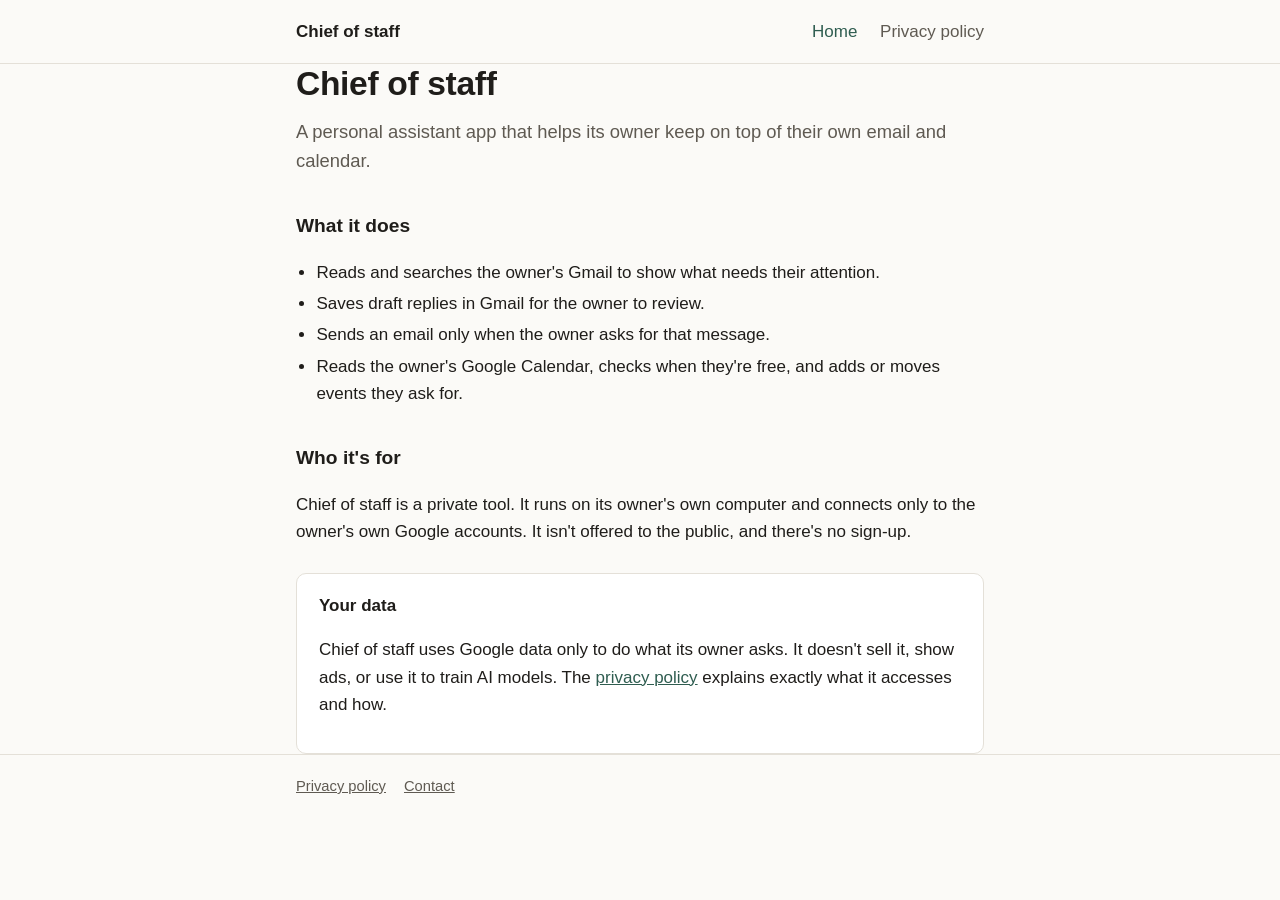
<file: index.html>
<!doctype html>
<html lang="en">
<head>
  <meta charset="utf-8">
  <meta name="viewport" content="width=device-width, initial-scale=1">
  <title>Chief of staff</title>
  <meta name="description" content="Chief of staff is a personal assistant app that helps its owner manage their own Gmail and Google Calendar.">
  <link rel="stylesheet" href="style.css">
</head>
<body>
  <header>
    <div class="wrap">
      <a class="brand" href="./">Chief of staff</a>
      <nav>
        <a href="./" aria-current="page">Home</a>
        <a href="privacy.html">Privacy policy</a>
      </nav>
    </div>
  </header>

  <main class="wrap">
    <h1>Chief of staff</h1>
    <p class="lede">A personal assistant app that helps its owner keep on top of their own email and calendar.</p>

    <h2>What it does</h2>
    <ul>
      <li>Reads and searches the owner's Gmail to show what needs their attention.</li>
      <li>Saves draft replies in Gmail for the owner to review.</li>
      <li>Sends an email only when the owner asks for that message.</li>
      <li>Reads the owner's Google Calendar, checks when they're free, and adds or moves events they ask for.</li>
    </ul>

    <h2>Who it's for</h2>
    <p>Chief of staff is a private tool. It runs on its owner's own computer and connects only to the owner's own Google accounts. It isn't offered to the public, and there's no sign-up.</p>

    <div class="card">
      <strong>Your data</strong>
      <p>Chief of staff uses Google data only to do what its owner asks. It doesn't sell it, show ads, or use it to train AI models. The <a href="privacy.html">privacy policy</a> explains exactly what it accesses and how.</p>
    </div>
  </main>

  <footer>
    <div class="wrap small">
      <a href="privacy.html">Privacy policy</a>
      <a href="https://github.com/Jaylor-Tones/chief-of-staff/issues">Contact</a>
    </div>
  </footer>
</body>
</html>
</file>
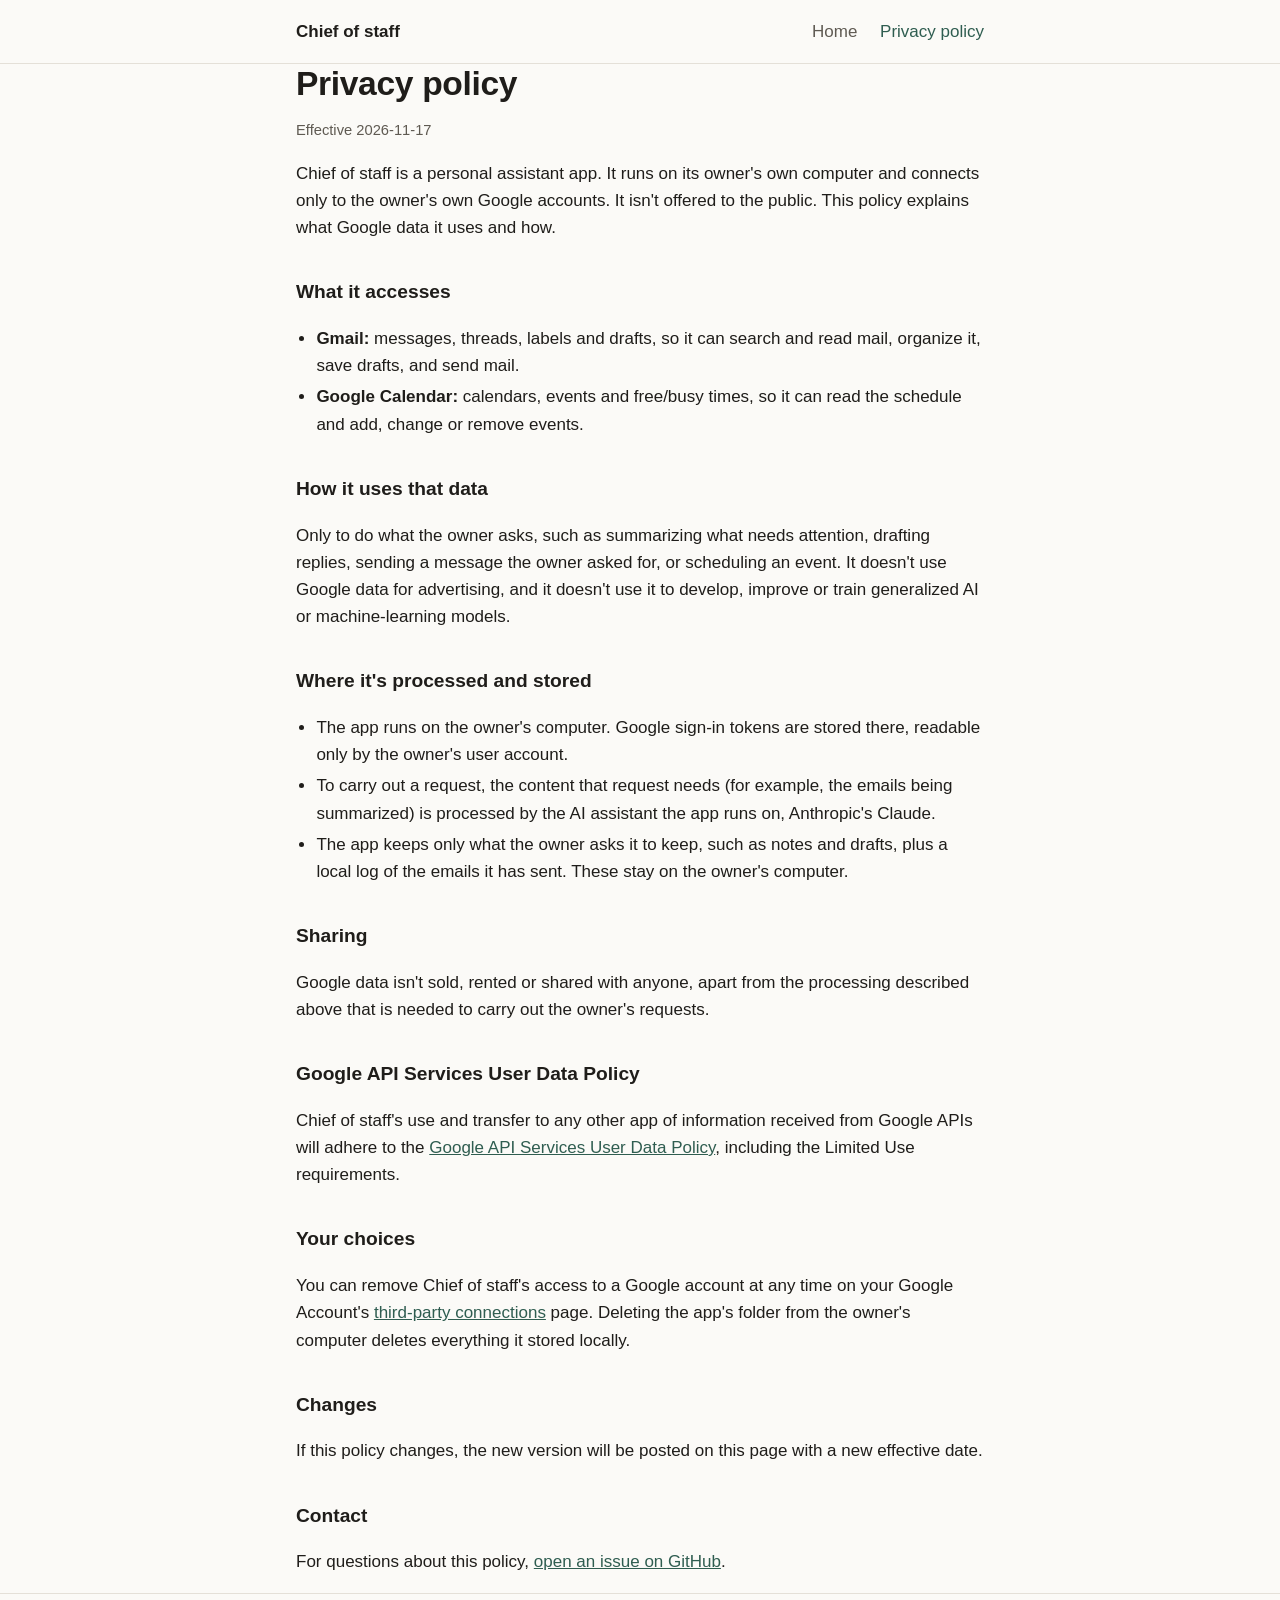
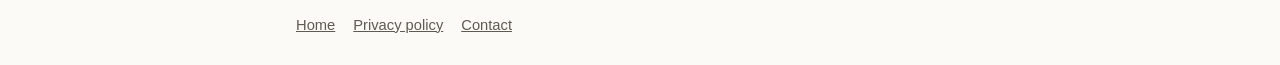
<file: privacy.html>
<!doctype html>
<html lang="en">
<head>
  <meta charset="utf-8">
  <meta name="viewport" content="width=device-width, initial-scale=1">
  <title>Privacy policy · Chief of staff</title>
  <meta name="description" content="How Chief of staff accesses, uses, stores and shares Google user data.">
  <link rel="stylesheet" href="style.css">
</head>
<body>
  <header>
    <div class="wrap">
      <a class="brand" href="./">Chief of staff</a>
      <nav>
        <a href="./">Home</a>
        <a href="privacy.html" aria-current="page">Privacy policy</a>
      </nav>
    </div>
  </header>

  <main class="wrap">
    <h1>Privacy policy</h1>
    <p class="small">Effective 2026-11-17</p>

    <p>Chief of staff is a personal assistant app. It runs on its owner's own computer and connects only to the owner's own Google accounts. It isn't offered to the public. This policy explains what Google data it uses and how.</p>

    <h2>What it accesses</h2>
    <ul>
      <li><strong>Gmail:</strong> messages, threads, labels and drafts, so it can search and read mail, organize it, save drafts, and send mail.</li>
      <li><strong>Google Calendar:</strong> calendars, events and free/busy times, so it can read the schedule and add, change or remove events.</li>
    </ul>

    <h2>How it uses that data</h2>
    <p>Only to do what the owner asks, such as summarizing what needs attention, drafting replies, sending a message the owner asked for, or scheduling an event. It doesn't use Google data for advertising, and it doesn't use it to develop, improve or train generalized AI or machine-learning models.</p>

    <h2>Where it's processed and stored</h2>
    <ul>
      <li>The app runs on the owner's computer. Google sign-in tokens are stored there, readable only by the owner's user account.</li>
      <li>To carry out a request, the content that request needs (for example, the emails being summarized) is processed by the AI assistant the app runs on, Anthropic's Claude.</li>
      <li>The app keeps only what the owner asks it to keep, such as notes and drafts, plus a local log of the emails it has sent. These stay on the owner's computer.</li>
    </ul>

    <h2>Sharing</h2>
    <p>Google data isn't sold, rented or shared with anyone, apart from the processing described above that is needed to carry out the owner's requests.</p>

    <h2>Google API Services User Data Policy</h2>
    <p>Chief of staff's use and transfer to any other app of information received from Google APIs will adhere to the <a href="https://developers.google.com/terms/api-services-user-data-policy">Google API Services User Data Policy</a>, including the Limited Use requirements.</p>

    <h2>Your choices</h2>
    <p>You can remove Chief of staff's access to a Google account at any time on your Google Account's <a href="https://myaccount.google.com/connections">third-party connections</a> page. Deleting the app's folder from the owner's computer deletes everything it stored locally.</p>

    <h2>Changes</h2>
    <p>If this policy changes, the new version will be posted on this page with a new effective date.</p>

    <h2>Contact</h2>
    <p>For questions about this policy, <a href="https://github.com/Jaylor-Tones/chief-of-staff/issues">open an issue on GitHub</a>.</p>
  </main>

  <footer>
    <div class="wrap small">
      <a href="./">Home</a>
      <a href="privacy.html">Privacy policy</a>
      <a href="https://github.com/Jaylor-Tones/chief-of-staff/issues">Contact</a>
    </div>
  </footer>
</body>
</html>
</file>
<file: style.css>
:root {
  --bg: #fbfaf7;
  --text: #1f1d1a;
  --muted: #5f5a52;
  --line: #e4e0d8;
  --accent: #2f5d50;
  --card: #ffffff;
}
@media (prefers-color-scheme: dark) {
  :root {
    --bg: #161514;
    --text: #ece9e3;
    --muted: #a8a299;
    --line: #2e2c29;
    --accent: #8cc2b0;
    --card: #1e1d1b;
  }
}
* { box-sizing: border-box; }
body {
  margin: 0;
  background: var(--bg);
  color: var(--text);
  font: 17px/1.6 -apple-system, BlinkMacSystemFont, "Segoe UI", Roboto, Helvetica, Arial, sans-serif;
}
.wrap { max-width: 720px; margin: 0 auto; padding: 0 16px; }
header { border-bottom: 1px solid var(--line); }
header .wrap { display: flex; justify-content: space-between; align-items: center; padding-top: 18px; padding-bottom: 18px; gap: 16px; flex-wrap: wrap; }
.brand { font-weight: 650; color: var(--text); text-decoration: none; }
nav a { color: var(--muted); text-decoration: none; margin-left: 18px; }
nav a:first-child { margin-left: 0; }
nav a:hover, nav a[aria-current="page"] { color: var(--accent); }
main { padding: 48px 0 56px; }
h1 { font-size: 2.1rem; line-height: 1.2; margin: 0 0 12px; letter-spacing: -0.01em; }
h2 { font-size: 1.2rem; margin: 36px 0 8px; }
.lede { font-size: 1.15rem; color: var(--muted); margin: 0 0 8px; }
.card { background: var(--card); border: 1px solid var(--line); border-radius: 10px; padding: 18px 22px; margin-top: 28px; }
ul { padding-left: 1.2em; }
li { margin: 4px 0; }
a { color: var(--accent); }
.small { color: var(--muted); font-size: 0.92rem; }
footer { border-top: 1px solid var(--line); }
footer .wrap { padding-top: 20px; padding-bottom: 28px; display: flex; gap: 18px; flex-wrap: wrap; }
footer a { color: var(--muted); }
</file>
